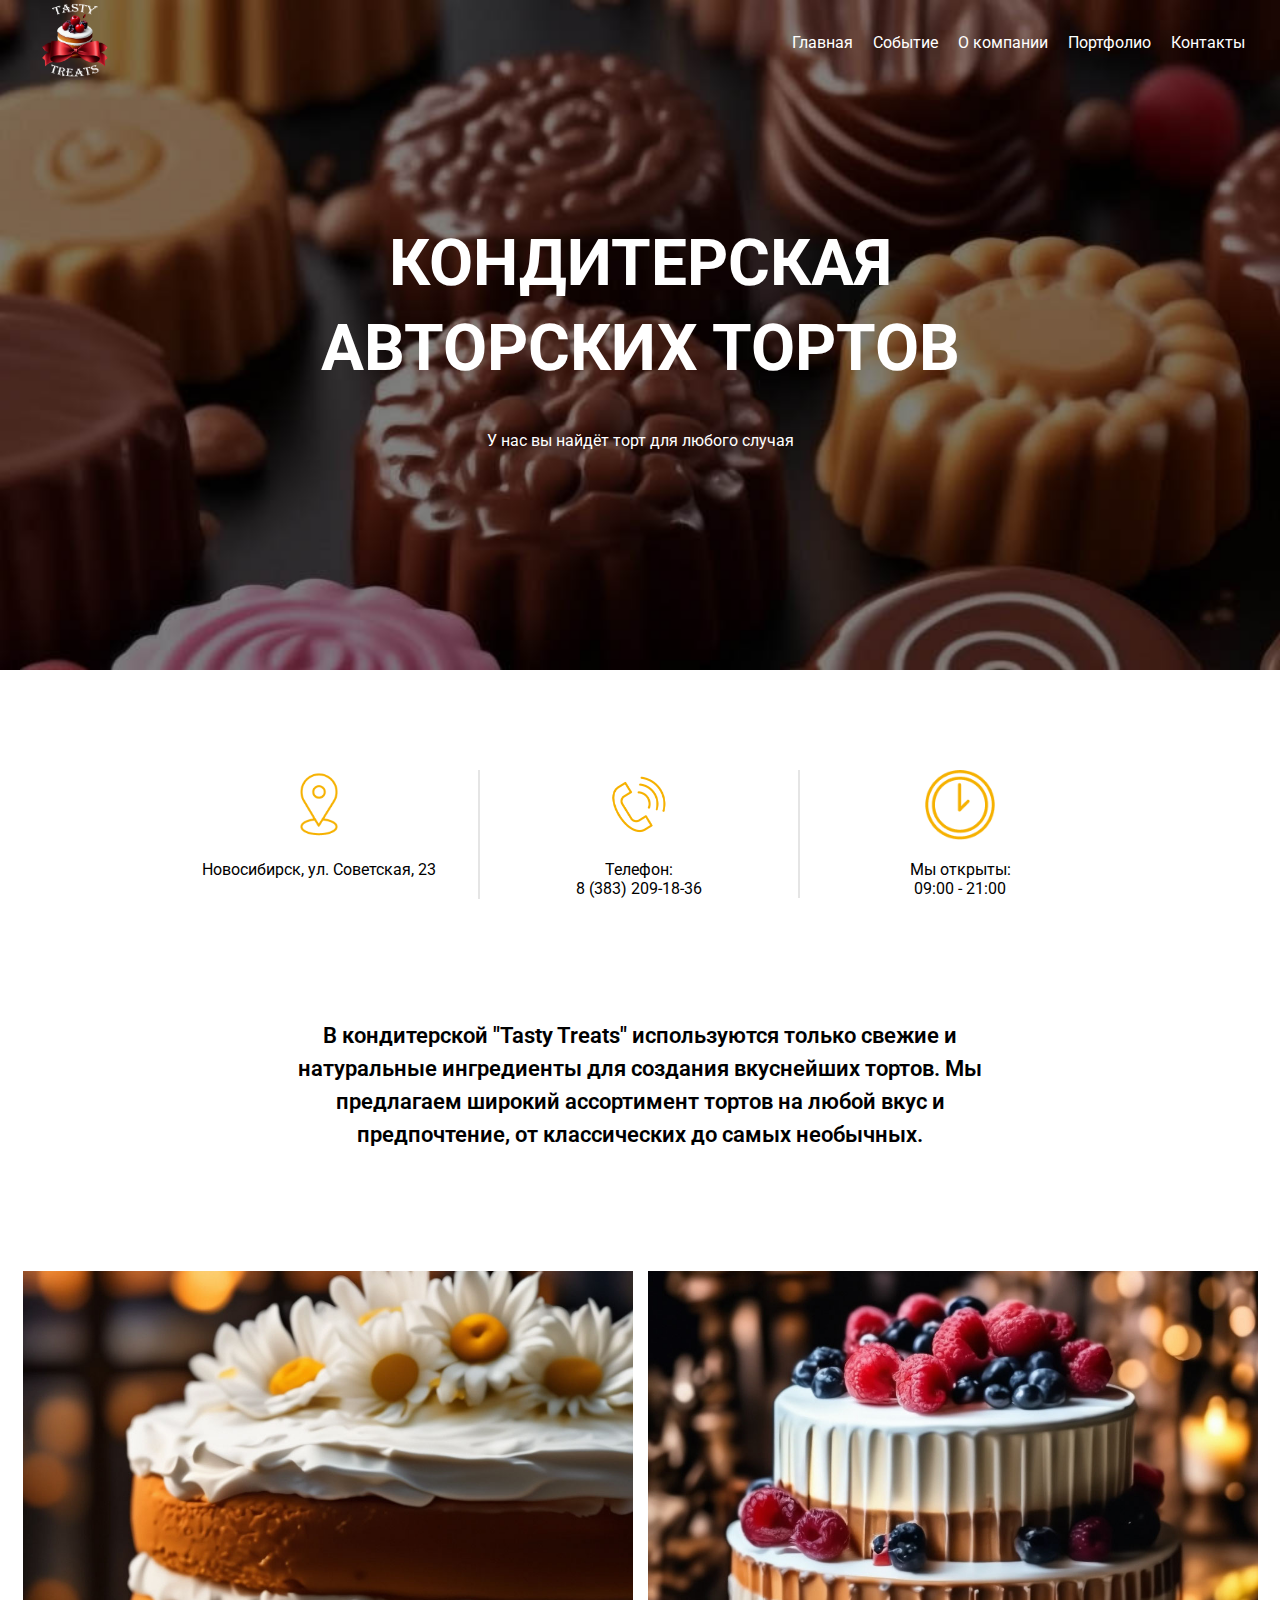
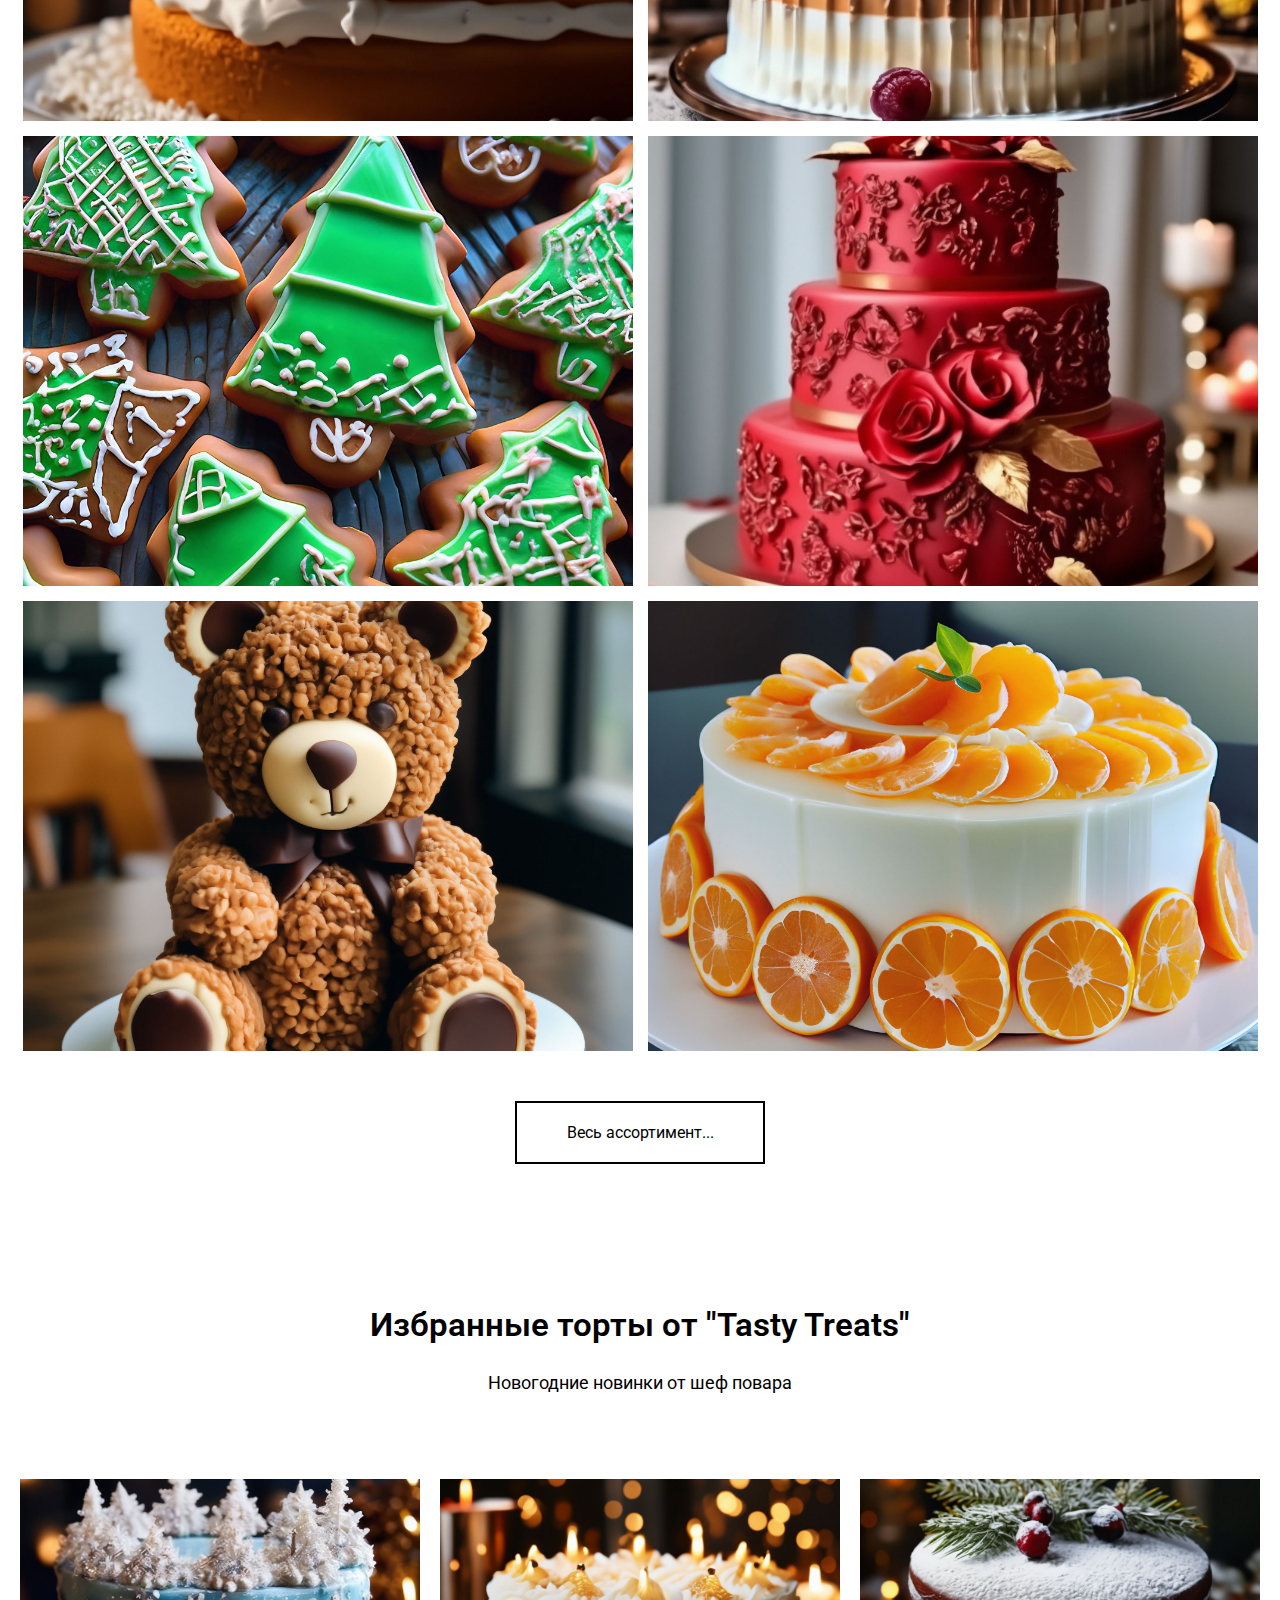
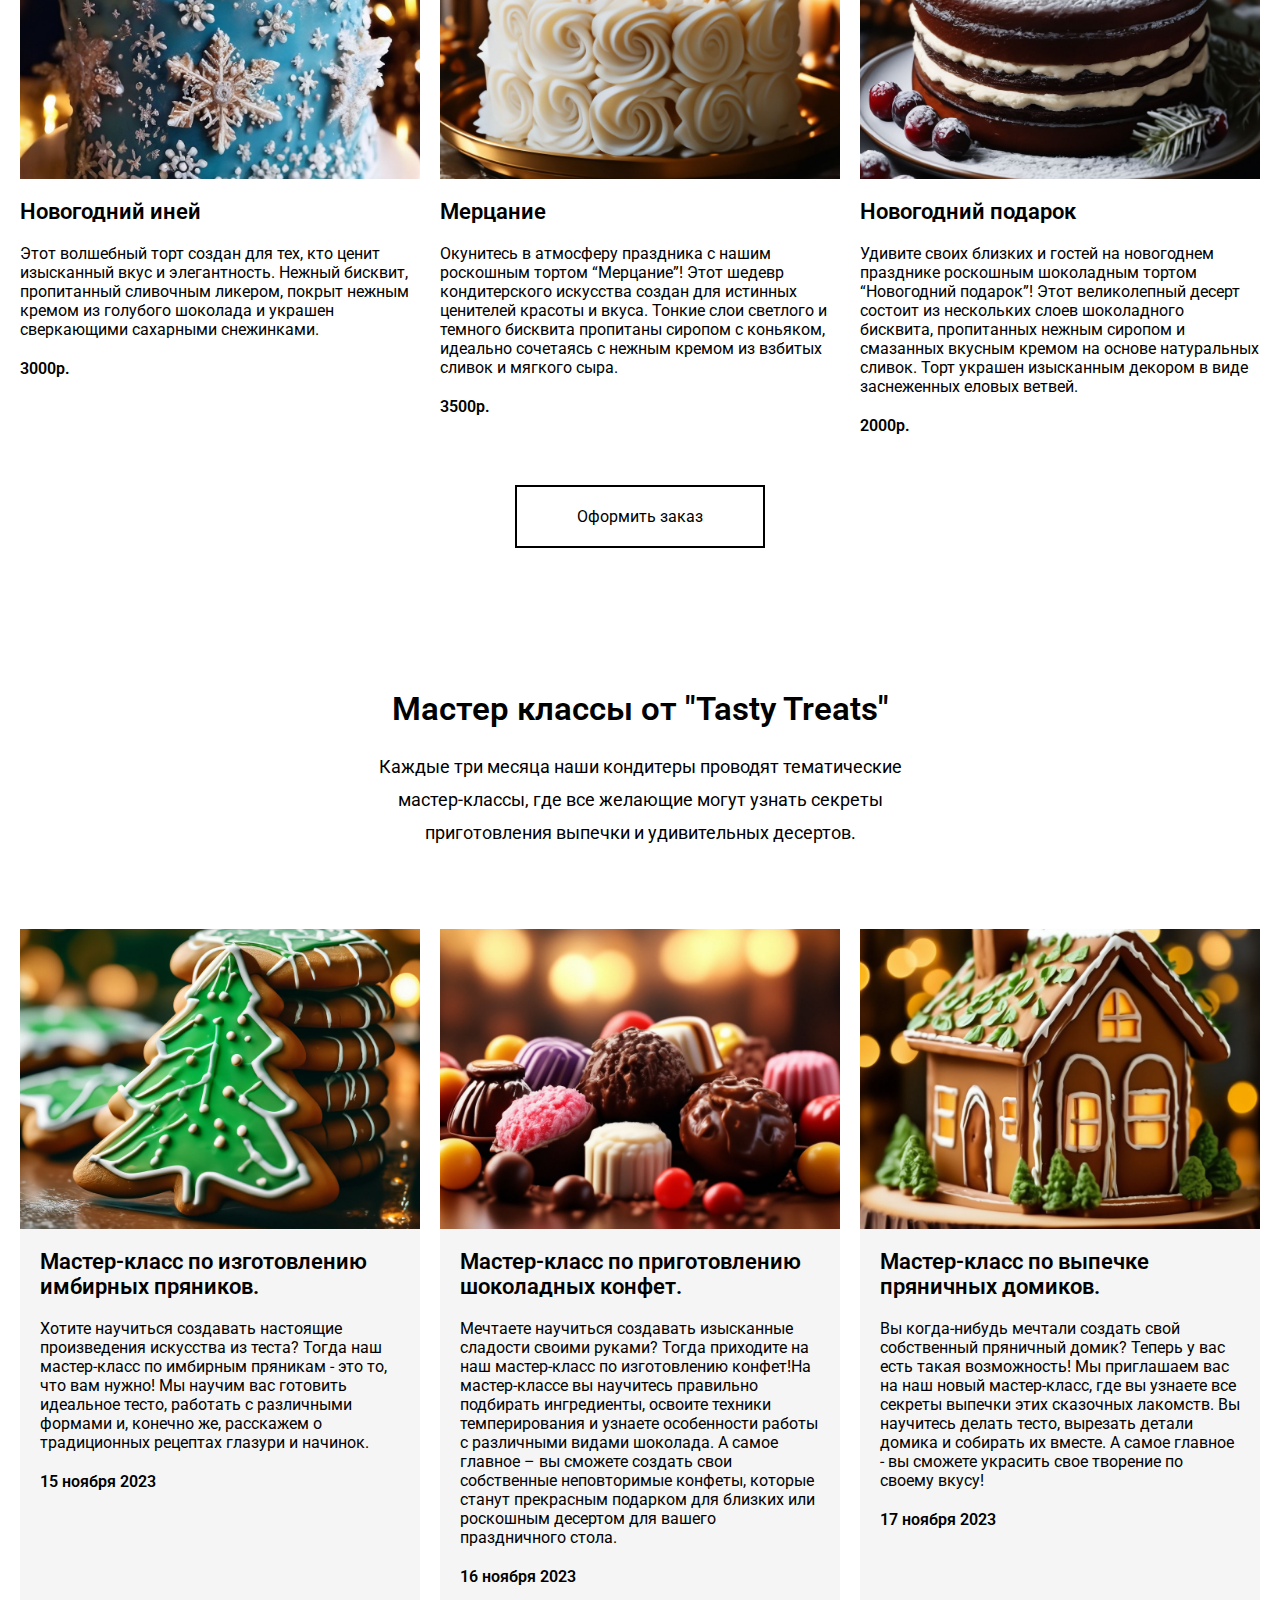
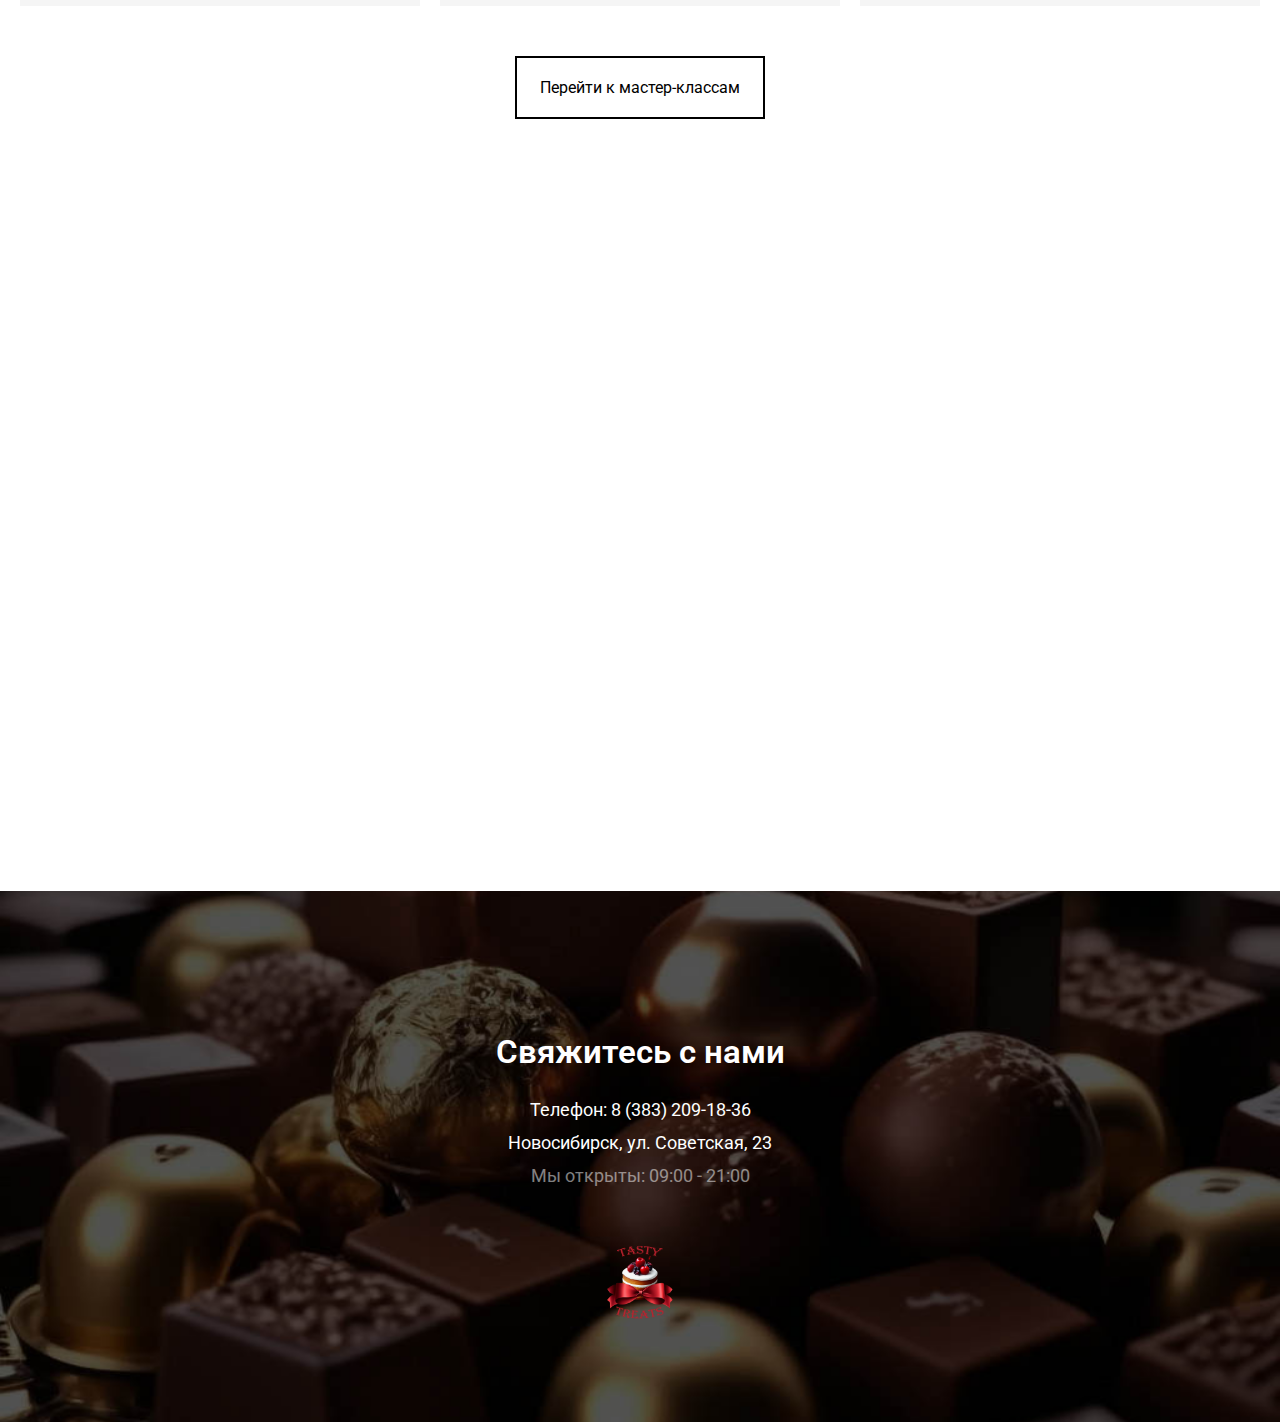
<file: index.html>
<!DOCTYPE html>
<html lang="en">

<head>
  <meta charset="UTF-8">
  <meta name="viewport" content="width=device-width, initial-scale=1.0">
  <meta name="robots" content="noindex">
  <title>Tasty Treats</title>
  <link rel="stylesheet" href="./index.css">
  <link rel="shortcut icon" href="favicon.ico" type="image/x-icon">
  <link rel="preconnect" href="https://fonts.googleapis.com">
  <link rel="preconnect" href="https://fonts.gstatic.com" crossorigin>
  <link href="https://fonts.googleapis.com/css2?family=Roboto:wght@400;500;700;900&display=swap" rel="stylesheet">
</head>

<body>
  <header>
    <div class="center">
      <nav class="header-nav-box">
        <div class="nav-desctop">
          <div class="nav-desctop__logo">
            <img src="./images/logo/logo-letter-white.png" alt="logo">
          </div>
          <div class="nav-desctop__menu">
            <ul>
              <li><a href="/index.html" class="nav-desctop__link">Главная</a></li>
              <li><a href="/events.html" class="nav-desctop__link">Событие</a></li>
              <li><a href="/about.html" class="nav-desctop__link">О компании</a></li>
              <li><a href="#" class="nav-desctop__link">Портфолио</a></li>
              <li><a href="#" class="nav-desctop__link">Контакты</a></li>
            </ul>
          </div>
        </div>
      </nav>
    </div>
  </header>
  <main class="main-box">
    <section class="section-one">
      <div class="center">
        <div class="bunner-box">
          <div class="bunner-text-box">
            <h1 class="bunner-title">Кондитерская<br> авторских тортов</h1>
            <p class="bunner-text">У нас вы найдёт торт для любого случая</p>
          </div>
        </div>
      </div>
    </section>
    <section class="section-two">
      <div class="center">
        <div class="contacts-box">
          <div class="contact-box contact-map">
            <img src="./images/icons/map.png" alt="иконка карты">
            <div class="text">
              Новосибирск, ул. Советская, 23
            </div>
          </div>
          <div class="contact-box contact-phone">
            <img src="./images/icons/phone.png" alt="иконка телефона">
            <div class="text">Телефон:<br> 8 (383) 209-18-36</div>
          </div>
          <div class="contact-box contact-clock">
            <img src="./images/icons/time.png" alt="иконка часов">
            <div class="text">Мы открыты:<br> 09:00 - 21:00</div>
          </div>
        </div>
      </div>
    </section>
    <section class="section-three">
      <div class="center">
        <div class="promo-text">
          В кондитерской "Tasty Treats" используются только свежие и натуральные ингредиенты для создания вкуснейших
          тортов. Мы предлагаем широкий ассортимент тортов на любой вкус и предпочтение, от классических до самых
          необычных.
        </div>
      </div>
    </section>
    <section class="section-four">
      <div class="center">
        <div class="gallery-box">
          <img src="./images/birthday-cakes/20-birthday.jpeg" alt="картинка тортов" class="gallery-item">
          <img src="./images/birthday-cakes/19-birthday.jpeg" alt="картинка тортов" class="gallery-item">
          <img src="./images/cookie/1-cookie.jpeg" alt="картинка тортов" class="gallery-item">
          <img src="./images/wedding-cakes/10-wedding.jpeg" alt="картинка тортов" class="gallery-item">
          <img src="./images/birthday-cakes/1-birthday.jpeg" alt="картинка тортов" class="gallery-item">
          <img src="./images/birthday-cakes/13-birthday.jpeg" alt="картинка тортов" class="gallery-item">
        </div>
        <div class="button-box">
          <a href="#" class="button">Весь ассортимент...</a>
        </div>

      </div>
    </section>
    <!-- <div class="logo-red-box">
      <img src="./images/logo/logo-letter-red.png" alt="logo" class="logo-red">
    </div> -->
    <section class="section-five">
      <div class="center">
        <div class="favorite-menue">
          <h2 class="favorite-title">
            Избранные торты от "Tasty Treats"
          </h2>
          <p class="favorite-text">
            Новогодние новинки от шеф повара
          </p>
          <div class="new-cakes-box">
            <div class="new-cake-item">
              <img src="./images/new-cake/1-special.jpg" alt="новогодний торт" class="new-cake-img">
              <div class="new-cake-title">Новогодний иней</div>
              <div class="new-cake-description">
                Этот волшебный торт создан для тех, кто ценит изысканный вкус и элегантность. Нежный бисквит,
                пропитанный сливочным ликером, покрыт нежным кремом из голубого шоколада и украшен сверкающими сахарными
                снежинками.
              </div>
              <div class="new-cake-price">3000p.</div>
            </div>
            <div class="new-cake-item">
              <img src="./images/new-cake/2-special.jpg" alt="новогодний торт" class="new-cake-img">
              <div class="new-cake-title">Мерцание</div>
              <div class="new-cake-description">
                Окунитесь в атмосферу праздника с нашим роскошным тортом “Мерцание”! Этот шедевр кондитерского искусства
                создан для истинных ценителей красоты и вкуса. Тонкие слои светлого и темного бисквита пропитаны сиропом
                с коньяком, идеально сочетаясь с нежным кремом из взбитых сливок и мягкого сыра.
              </div>
              <div class="new-cake-price">3500p.</div>
            </div>
            <div class="new-cake-item">
              <img src="./images/new-cake/4-special.jpg" alt="новогодний торт" class="new-cake-img">
              <div class="new-cake-title">Новогодний подарок</div>
              <div class="new-cake-description">
                Удивите своих близких и гостей на новогоднем празднике роскошным шоколадным тортом “Новогодний подарок”!
                Этот великолепный десерт состоит из нескольких слоев шоколадного бисквита, пропитанных нежным сиропом и
                смазанных вкусным кремом на основе натуральных сливок. Торт украшен изысканным декором в виде
                заснеженных еловых ветвей.
              </div>
              <div class="new-cake-price">2000p.</div>
            </div>
          </div>
        </div>
        <div class="button-box">
          <a href="#" class="button">Оформить заказ</a>
        </div>
      </div>
    </section>
    <section class="section-six">
      <div class="center">
        <div class="education-box">
          <h2 class="education-title">
            Мастер классы от "Tasty Treats"
          </h2>
          <p class="education-text">
            Каждые три месяца наши кондитеры проводят тематические мастер-классы, где все желающие могут узнать секреты
            приготовления выпечки и удивительных десертов.
          </p>
          <div class="education-cakes-box">
            <div class="education-cake-item">
              <img src="./images/cookie/2-cookie.jpeg" alt="печеньки" class="education-cake-img">
              <div class="education-cake-title">Мастер-класс по изготовлению имбирных пряников.</div>
              <div class="education-cake-description">
                Хотите научиться создавать настоящие произведения искусства из теста? Тогда наш мастер-класс по имбирным
                пряникам - это то, что вам нужно! Мы научим вас готовить идеальное тесто, работать с различными формами
                и, конечно же, расскажем о традиционных рецептах глазури и начинок.
              </div>
              <div class="education-cake-data">15 ноября 2023</div>
            </div>
            <div class="education-cake-item">
              <img src="./images/bunners/2.jpeg" alt="конфеты" class="education-cake-img">
              <div class="education-cake-title">Мастер-класс по приготовлению шоколадных конфет.</div>
              <div class="education-cake-description">
                Мечтаете научиться создавать изысканные сладости своими руками? Тогда приходите на наш мастер-класс по
                изготовлению конфет!На мастер-классе вы научитесь правильно подбирать ингредиенты, освоите техники
                темперирования и узнаете особенности работы с различными видами шоколада. А самое главное – вы сможете
                создать свои собственные неповторимые конфеты, которые станут прекрасным подарком для близких или
                роскошным десертом для вашего праздничного стола.
              </div>
              <div class="education-cake-data">16 ноября 2023</div>
            </div>
            <div class="education-cake-item">
              <img src="./images/gingerbread-houses/6-house.jpeg" alt="пряничный домик" class="education-cake-img">
              <div class="education-cake-title">Мастер-класс по выпечке пряничных домиков.</div>
              <div class="education-cake-description">
                Вы когда-нибудь мечтали создать свой собственный пряничный домик? Теперь у вас есть такая возможность!
                Мы приглашаем вас на наш новый мастер-класс, где вы узнаете все секреты выпечки этих сказочных лакомств.
                Вы научитесь делать тесто, вырезать детали домика и собирать их вместе. А самое главное - вы сможете
                украсить свое творение по своему вкусу!
              </div>
              <div class="education-cake-data">17 ноября 2023</div>
            </div>

          </div>
          <div class="button-box">
            <a href="/events.html" class="button">Перейти к мастер-классам</a>
          </div>
        </div>
      </div>
    </section>
    <section class="section-seven">
      <div class="center">
        <div class="map">
          <iframe
            src="https://yandex.ru/map-widget/v1/?um=constructor%3A4c3a6378dffa31e12a98726ed64c9c12e31d476bd021da79dfd2e2cf8b6771a6&amp;source=constructor"
            width="100%" height="648" frameborder="0"></iframe>
        </div>
      </div>
    </section>
  </main>
  <footer>
    <div class="center">
      <div class="footer-box">
        <div class="footer-title">
          Свяжитесь с нами
        </div>
        <div class="footer-text">
          <p><a href="tel:+73832091836">Телефон: 8 (383) 209-18-36</a></p>
          <p>Новосибирск, ул. Советская, 23</p>
          <p class="time">Мы открыты: 09:00 - 21:00</p>
        </div>
        <div class="logo-red-box">
          <img src="./images/logo/logo-letter-red.png" alt="logo" class="logo-red">
        </div>
      </div>
  </footer>
</body>

</html>
</file>
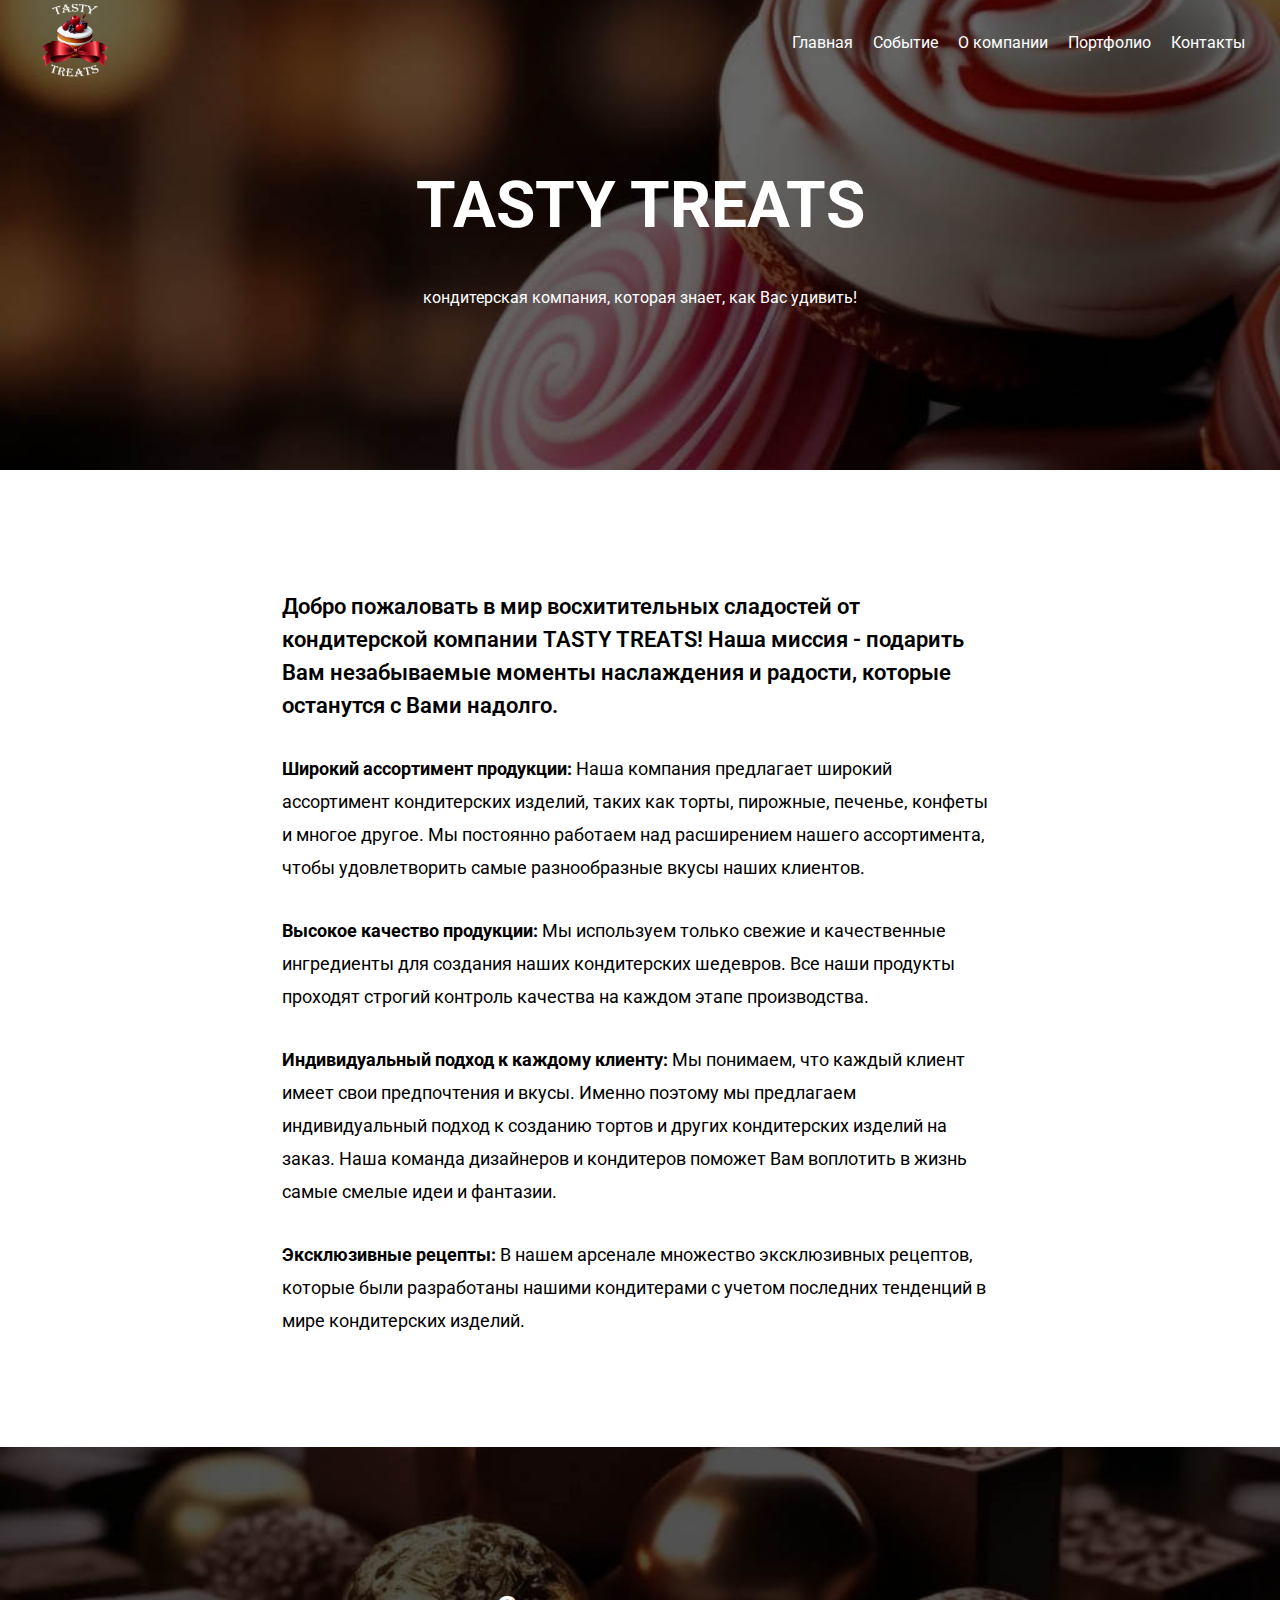
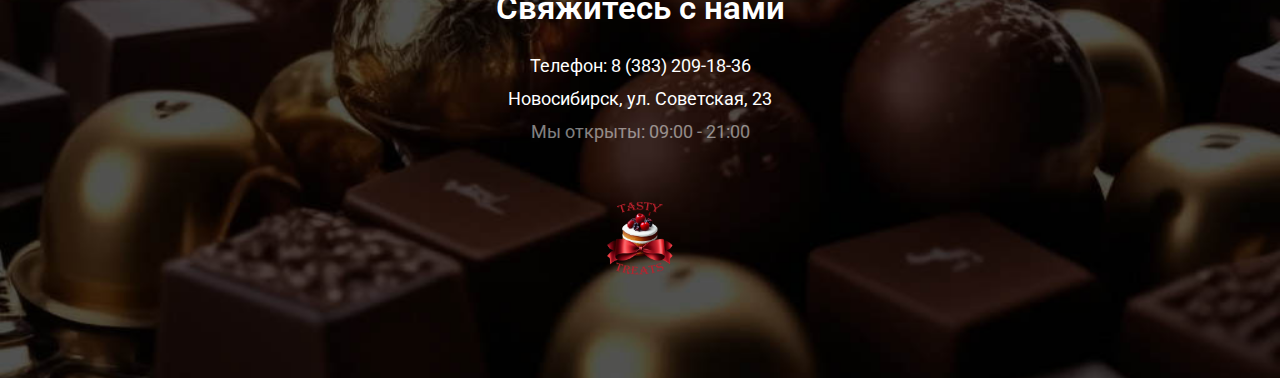
<file: about.html>
<!DOCTYPE html>
<html lang="en">

<head>
  <meta charset="UTF-8">
  <meta name="viewport" content="width=device-width, initial-scale=1.0">
  <meta name="robots" content="noindex">
  <title>О компании Tasty Treats</title>
  <link rel="stylesheet" href="./index.css">
  <link rel="shortcut icon" href="favicon.ico" type="image/x-icon">
  <link rel="preconnect" href="https://fonts.googleapis.com">
  <link rel="preconnect" href="https://fonts.gstatic.com" crossorigin>
  <link href="https://fonts.googleapis.com/css2?family=Roboto:wght@400;500;700;900&display=swap" rel="stylesheet">
</head>

<body>
  <header>
    <div class="center">
      <nav class="header-nav-box">
        <div class="nav-desctop">
          <div class="nav-desctop__logo">
            <img src="./images/logo/logo-letter-white.png" alt="logo">
          </div>
          <div class="nav-desctop__menu">
            <ul>
              <li><a href="/index.html" class="nav-desctop__link">Главная</a></li>
              <li><a href="/events.html" class="nav-desctop__link">Событие</a></li>
              <li><a href="/about.html" class="nav-desctop__link">О компании</a></li>
              <li><a href="#" class="nav-desctop__link">Портфолио</a></li>
              <li><a href="#" class="nav-desctop__link">Контакты</a></li>
            </ul>
          </div>
        </div>
      </nav>
    </div>
  </header>
  <main class="main-box">
    <section class="section-one about-section">
      <div class="center">
        <div class="about-bunner-box">
          <div class="bunner-text-box">
            <h1 class="bunner-title">Tasty Treats</h1>
            <p class="bunner-text">кондитерская компания, которая знает, как Вас удивить!</p>
          </div>
        </div>
      </div>
    </section>
    <section class="section-three about-three">
      <div class="center">
        <div class="promo-text about-promo">
          Добро пожаловать в мир восхитительных сладостей от кондитерской компании TASTY TREATS! Наша миссия - подарить
          Вам незабываемые моменты наслаждения и радости, которые останутся с Вами надолго.
        </div>
        <div class="description-about">
          <strong>Широкий ассортимент продукции:</strong> Наша компания предлагает широкий ассортимент кондитерских
          изделий, таких как
          торты, пирожные, печенье, конфеты и многое другое. Мы постоянно работаем над расширением нашего ассортимента,
          чтобы удовлетворить самые разнообразные вкусы наших клиентов.
        </div>
        <div class="description-about">
          <strong>Высокое качество продукции:</strong> Мы используем только свежие и качественные ингредиенты для
          создания наших
          кондитерских шедевров. Все наши продукты проходят строгий контроль качества на каждом этапе производства.
        </div>
        <div class="description-about">
          <strong>Индивидуальный подход к каждому клиенту:</strong> Мы понимаем, что каждый клиент имеет свои
          предпочтения и вкусы.
          Именно поэтому мы предлагаем индивидуальный подход к созданию тортов и других кондитерских изделий на заказ.
          Наша команда дизайнеров и кондитеров поможет Вам воплотить в жизнь самые смелые идеи и фантазии.
        </div>
        <div class="description-about">
          <strong>Эксклюзивные рецепты:</strong> В нашем арсенале множество эксклюзивных рецептов, которые были
          разработаны нашими
          кондитерами с учетом последних тенденций в мире кондитерских изделий.
        </div>
      </div>
    </section>



  </main>
  <footer>
    <div class="center">
      <div class="footer-box">
        <div class="footer-title">
          Свяжитесь с нами
        </div>
        <div class="footer-text">
          <p><a href="tel:+73832091836">Телефон: 8 (383) 209-18-36</a></p>
          <p>Новосибирск, ул. Советская, 23</p>
          <p class="time">Мы открыты: 09:00 - 21:00</p>
        </div>
        <div class="logo-red-box">
          <img src="./images/logo/logo-letter-red.png" alt="logo" class="logo-red">
        </div>
      </div>
  </footer>
</body>

</html>
</file>
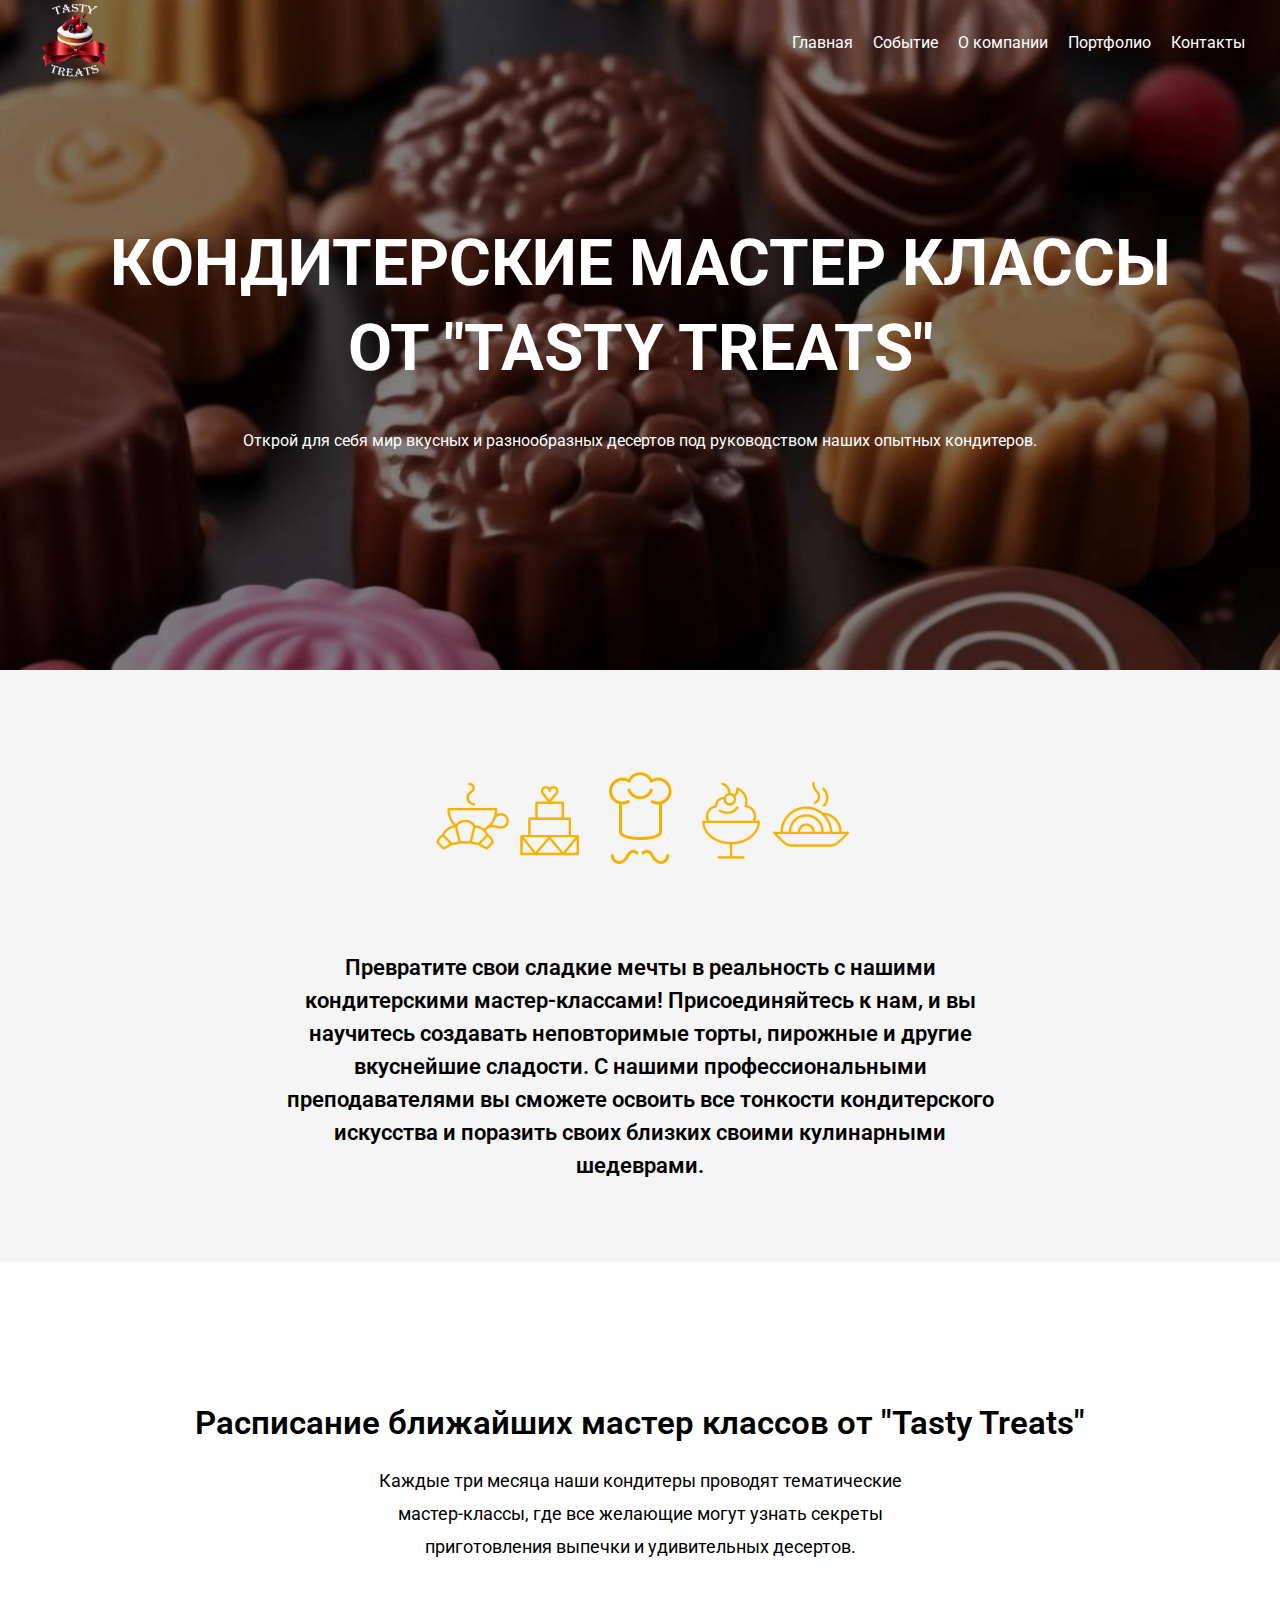
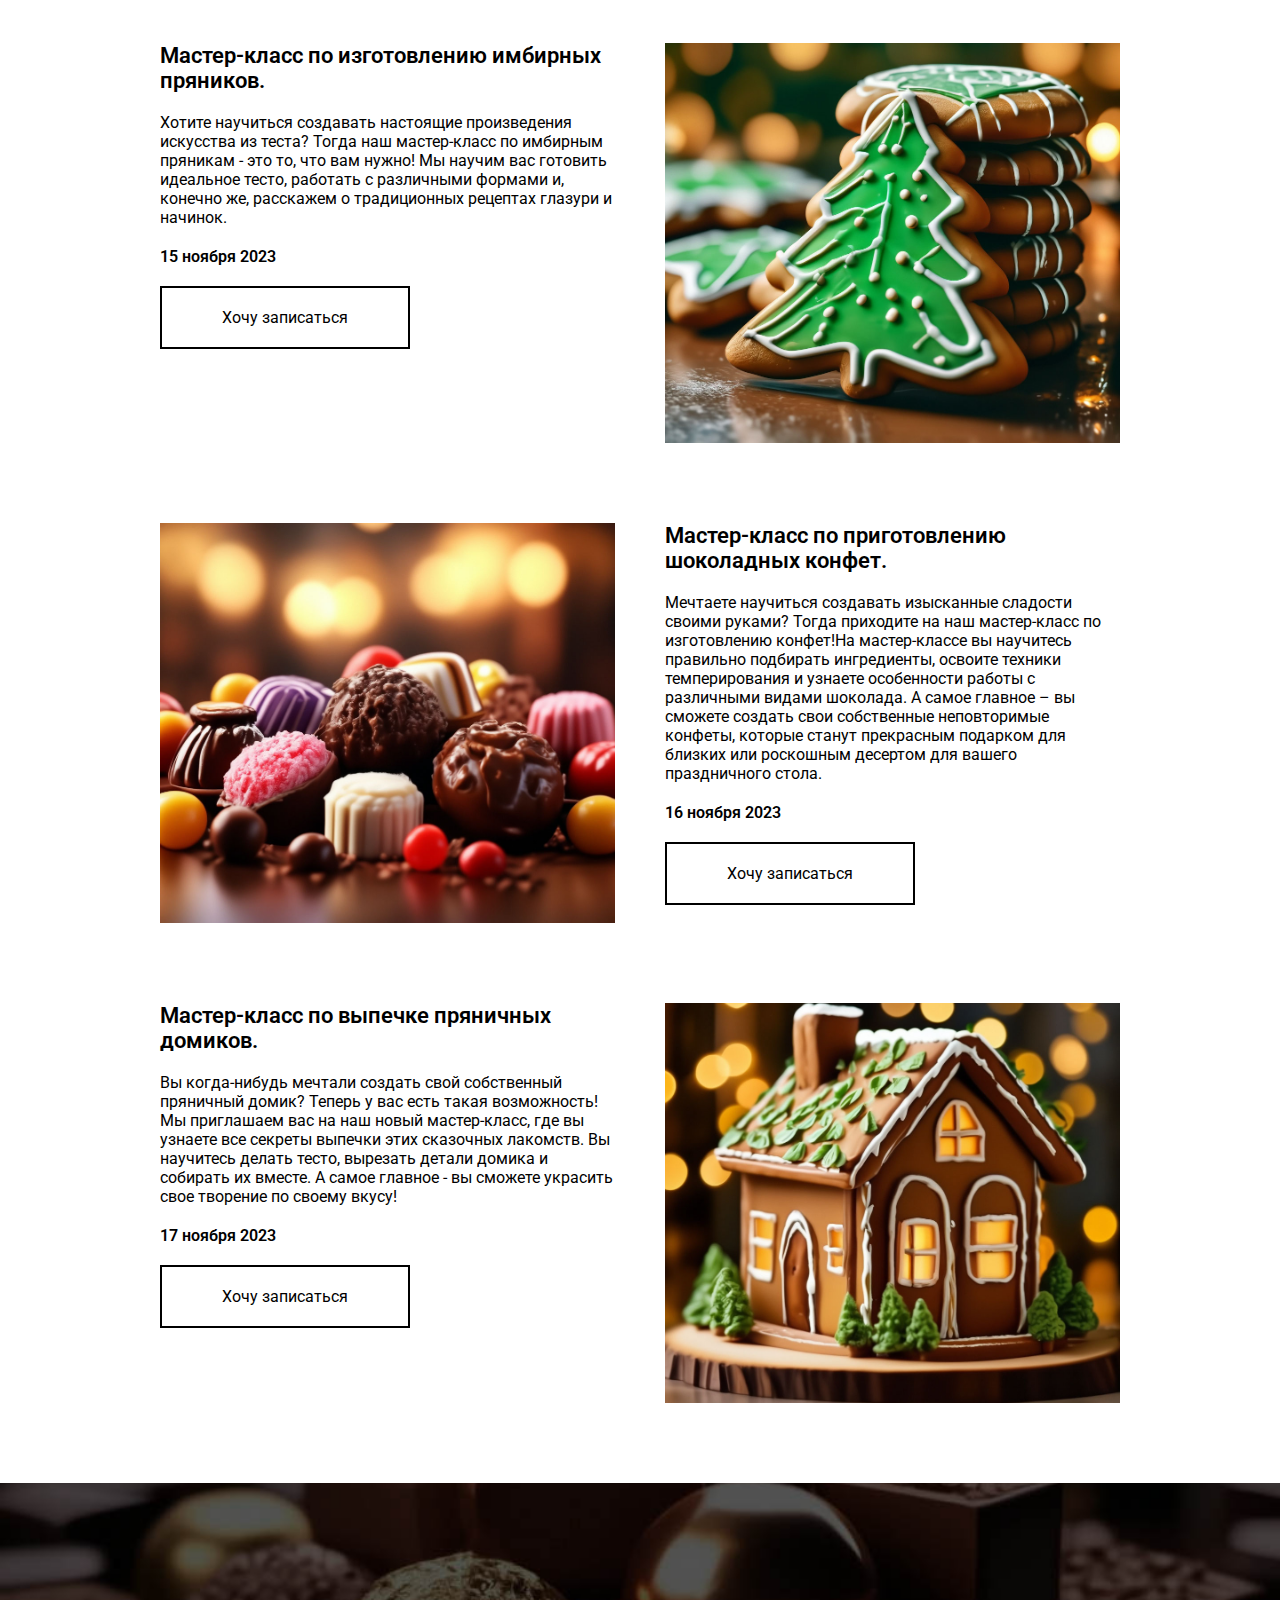
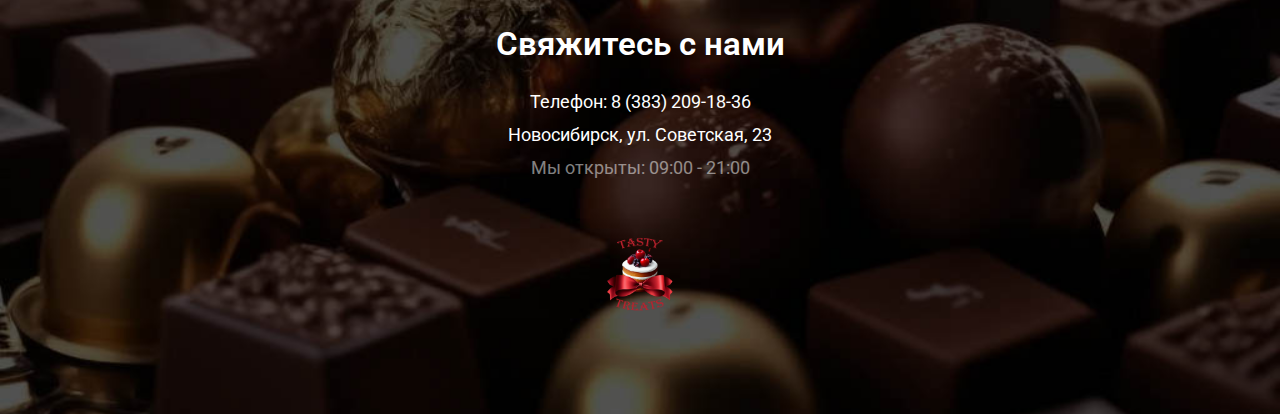
<file: events.html>
<!DOCTYPE html>
<html lang="en">

<head>
  <meta charset="UTF-8">
  <meta name="viewport" content="width=device-width, initial-scale=1.0">
  <meta name="robots" content="noindex">
  <title>Кондитерские мастер классы в Новосибирске | Tasty Treats</title>
  <link rel="stylesheet" href="./index.css">
  <link rel="shortcut icon" href="favicon.ico" type="image/x-icon">
  <link rel="preconnect" href="https://fonts.googleapis.com">
  <link rel="preconnect" href="https://fonts.gstatic.com" crossorigin>
  <link href="https://fonts.googleapis.com/css2?family=Roboto:wght@400;500;700;900&display=swap" rel="stylesheet">
</head>

<body>
  <header>
    <div class="center">
      <nav class="header-nav-box">
        <div class="nav-desctop">
          <div class="nav-desctop__logo">
            <img src="./images/logo/logo-letter-white.png" alt="logo">
          </div>
          <div class="nav-desctop__menu">
            <ul>
              <li><a href="/index.html" class="nav-desctop__link">Главная</a></li>
              <li><a href="/events.html" class="nav-desctop__link">Событие</a></li>
              <li><a href="/about.html" class="nav-desctop__link">О компании</a></li>
              <li><a href="#" class="nav-desctop__link">Портфолио</a></li>
              <li><a href="#" class="nav-desctop__link">Контакты</a></li>
            </ul>
          </div>
        </div>
      </nav>
    </div>
  </header>
  <main class="main-box">
    <section class="section-one">
      <div class="center">
        <div class="bunner-box event-bunner">
          <div class="bunner-text-box">
            <h1 class="bunner-title">Кондитерские мастер классы<br> от "Tasty Treats"</h1>
            <p class="bunner-text">Открой для себя мир вкусных и разнообразных десертов под руководством наших опытных
              кондитеров.</p>
          </div>
        </div>
      </div>
    </section>
    <section class="section-two">
      <div class="center">
        <div class="event-description__box">
          <div class="event-icons-box">
            <img src="./images/icons/breakfast.png" alt="иконка торта" class="event-icon-one">
            <img src="./images/icons/cake.png" alt="иконка завтрак" class="event-icon-two">
            <img src="./images/icons/cook.png" alt="иконка повора" class="event-icon-three">
            <img src="./images/icons/dessert.png" alt="иконка тарелки с чем-то" class="event-icon-four">
            <img src="./images/icons/pasta.png" alt="иконка десерта" class="event-icon-five">
          </div>
          <div class="event-promo-text">
            Превратите свои сладкие мечты в реальность с нашими кондитерскими мастер-классами! Присоединяйтесь к нам, и
            вы научитесь создавать неповторимые торты, пирожные и другие вкуснейшие сладости. С нашими профессиональными
            преподавателями вы сможете освоить все тонкости кондитерского искусства и поразить своих близких своими
            кулинарными шедеврами.
          </div>
        </div>
      </div>
    </section>
    <section class="section-three">
      <div class="center">
        <div class="events-education__box">
          <h2 class="events-education-title">
            Расписание ближайших мастер классов от "Tasty Treats"
          </h2>
          <p class="events-education-text">
            Каждые три месяца наши кондитеры проводят тематические мастер-классы, где все желающие могут узнать секреты
            приготовления выпечки и удивительных десертов.
          </p>
        </div>
        <div class="events-cakes-box">
          <div class="events-cake-item">
            <div class="events-cake-description">
              <div class="events-cake-title">Мастер-класс по изготовлению имбирных пряников.</div>
              <div class="events-cake-text">
                Хотите научиться создавать настоящие произведения искусства из теста? Тогда наш мастер-класс по имбирным
                пряникам - это то, что вам нужно! Мы научим вас готовить идеальное тесто, работать с различными формами
                и, конечно же, расскажем о традиционных рецептах глазури и начинок.
              </div>
              <div class="events-cake-data">15 ноября 2023</div>
              <div class="events-btn-box">
                <div class="events-btn">Хочу записаться</div>
              </div>
            </div>
            <img src="./images/cookie/2-cookie.jpeg" alt="печеньки" class="events-cake-img">
          </div>

          <div class="events-cake-item">
            <img src="./images/bunners/2.jpeg" alt="конфеты" class="events-cake-img">
            <div class="events-cake-description">
              <div class="events-cake-title">Мастер-класс по приготовлению шоколадных конфет.</div>
              <div class="events-cake-text">
                Мечтаете научиться создавать изысканные сладости своими руками? Тогда приходите на наш мастер-класс по
                изготовлению конфет!На мастер-классе вы научитесь правильно подбирать ингредиенты, освоите техники
                темперирования и узнаете особенности работы с различными видами шоколада. А самое главное – вы сможете
                создать свои собственные неповторимые конфеты, которые станут прекрасным подарком для близких или
                роскошным десертом для вашего праздничного стола.
              </div>
              <div class="events-cake-data">16 ноября 2023</div>
              <div class="events-btn-box">
                <div class="events-btn">Хочу записаться</div>
              </div>
            </div>
          </div>
          <div class="events-cake-item">
            <div class="events-cake-description">
              <div class="events-cake-title">Мастер-класс по выпечке пряничных домиков.</div>
              <div class="events-cake-text">
                Вы когда-нибудь мечтали создать свой собственный пряничный домик? Теперь у вас есть такая возможность!
                Мы приглашаем вас на наш новый мастер-класс, где вы узнаете все секреты выпечки этих сказочных лакомств.
                Вы научитесь делать тесто, вырезать детали домика и собирать их вместе. А самое главное - вы сможете
                украсить свое творение по своему вкусу!
              </div>
              <div class="events-cake-data">17 ноября 2023</div>
              <div class="events-btn-box">
                <div class="events-btn">Хочу записаться</div>
              </div>
            </div>
            <img src="./images/gingerbread-houses/6-house.jpeg" alt="пряничный домик" class="events-cake-img">
          </div>

        </div>
      </div>
    </section>

  </main>
  <footer>
    <div class="center">
      <div class="footer-box">
        <div class="footer-title">
          Свяжитесь с нами
        </div>
        <div class="footer-text">
          <p><a href="tel:+73832091836">Телефон: 8 (383) 209-18-36</a></p>
          <p>Новосибирск, ул. Советская, 23</p>
          <p class="time">Мы открыты: 09:00 - 21:00</p>
        </div>
        <div class="logo-red-box">
          <img src="./images/logo/logo-letter-red.png" alt="logo" class="logo-red">
        </div>
      </div>
  </footer>
</body>

</html>
</file>
<file: index.css>
@import "./css/header.css";
@import "./css/footer.css";
@import "./css/section-one.css";
@import "./css/section-two.css";
@import "./css/section-three.css";
@import "./css/section-four.css";
@import "./css/section-five.css";
@import "./css/section-six.css";
@import "./css/section-seven.css";

* {
  padding: 0px;
  margin: 0px;
  box-sizing: border-box;
  font-family: "Roboto", sans-serif;
}

.center {
  max-width: 1280px;
  margin: 0px auto;
  position: relative;
}

.logo-red-box {
  width: 100%;
  padding: 50px 0px 100px 0px;
}

.logo-red {
  display: block;
  width: 80px;
  height: 80px;
  margin: 0px auto;
}

.button-box {
  padding: 50px 0px 0px 0px;
  display: flex;
  justify-content: center;
}
.button {
  display: flex;
  border: 2px solid black;
  text-decoration: none;
  color: black;
  width: 250px;
  padding: 20px;
  justify-content: center;
  align-items: center;
}
</file>
